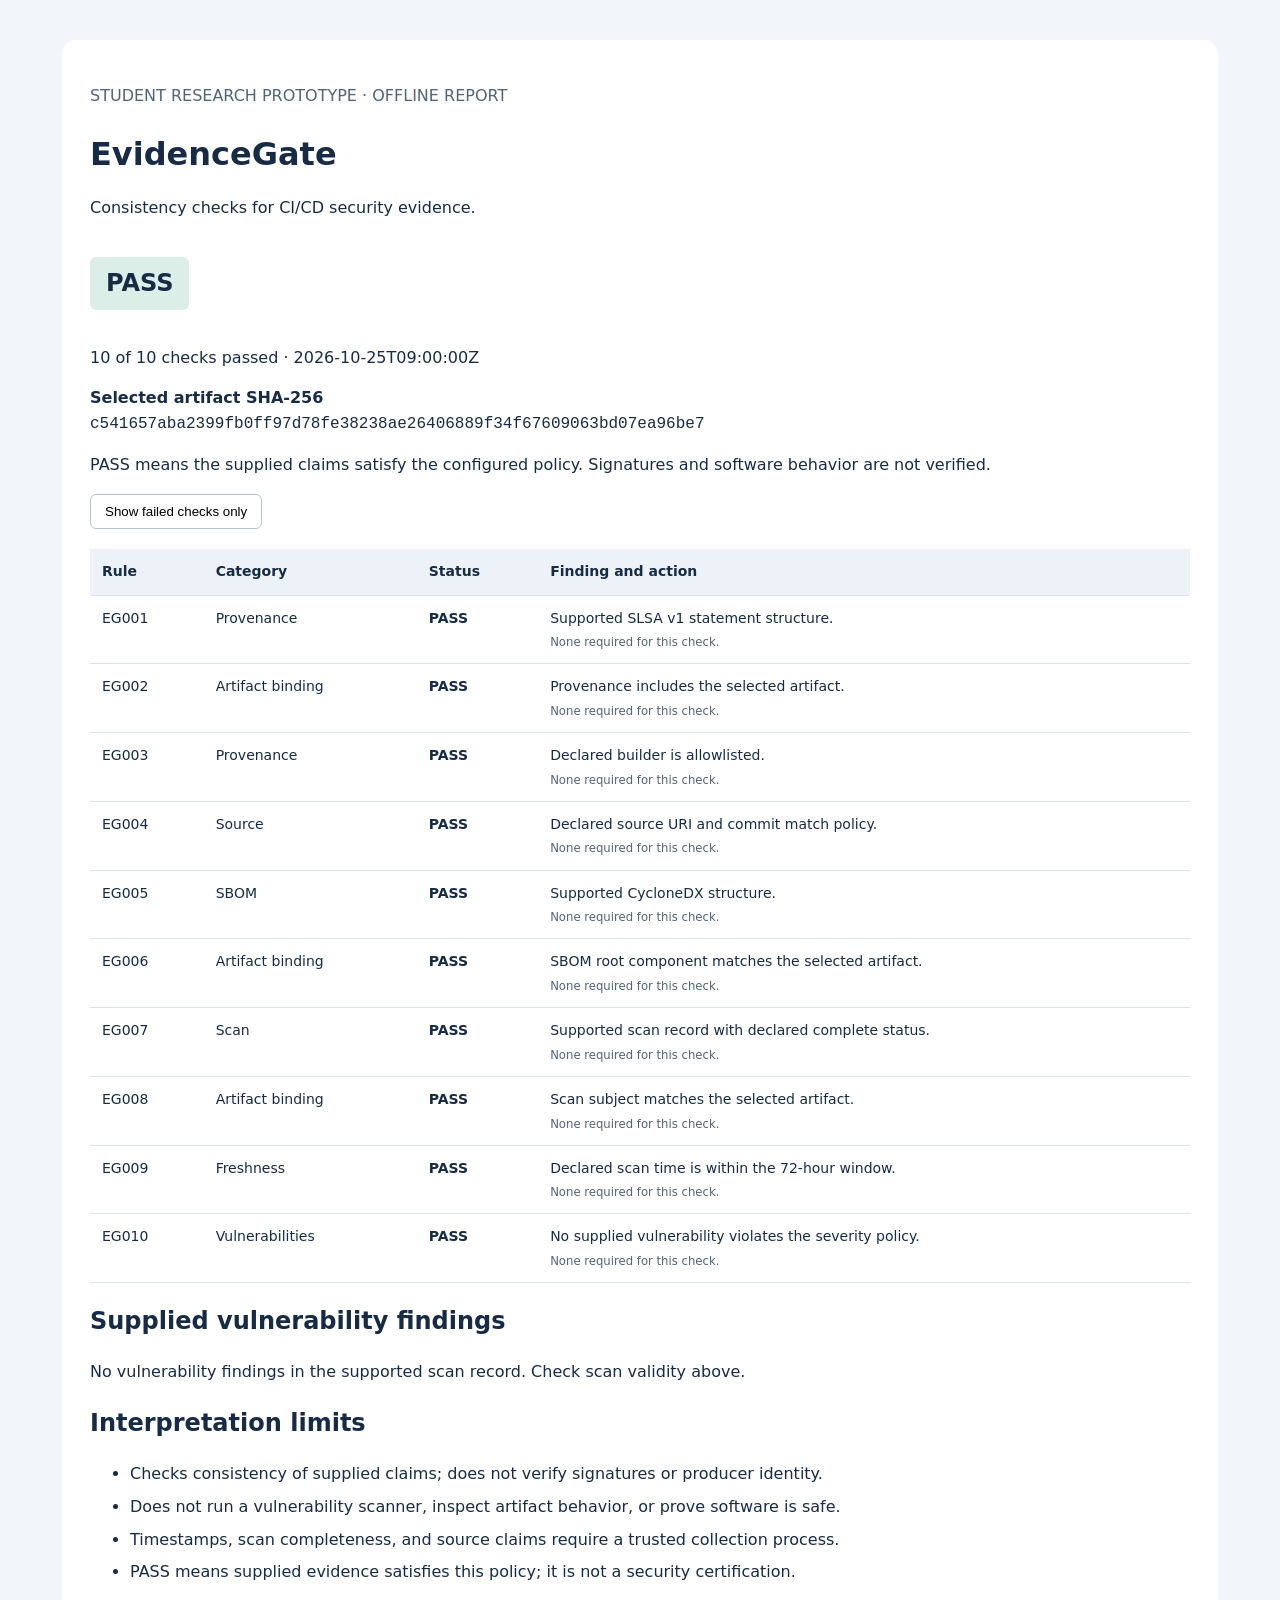
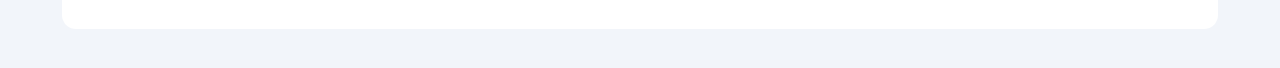
<file: evidencegate/examples/generated-demo/clean/index.html>
<!doctype html>
<html lang="en"><meta charset="utf-8"><meta name="viewport" content="width=device-width">
<meta http-equiv="Content-Security-Policy" content="default-src 'none'; style-src 'unsafe-inline'; script-src 'unsafe-inline'">
<title>EvidenceGate report</title><style>
body{font:16px/1.55 system-ui,sans-serif;background:#f2f5fa;color:#172c44;margin:0}
main{max-width:1100px;margin:40px auto;padding:28px;background:white;border-radius:14px}
h1{margin-bottom:4px}.sub,small{color:#526477}.badge{display:inline-block;padding:8px 16px;border-radius:6px;background:#dceee8}
.block{background:#fce2de;color:#a32622}code{word-break:break-all}table{width:100%;border-collapse:collapse;font-size:14px;margin:20px 0}
td,th{text-align:left;padding:12px;border-bottom:1px solid #dce3ec;vertical-align:top}th{background:#edf2f8}
small{display:block;margin-top:4px}tr.fail td:first-child{border-left:3px solid #c54e3e}li{margin:8px 0}
button{padding:9px 14px;border:1px solid #b6c5d6;border-radius:6px;background:white;cursor:pointer}
@media print{button{display:none}main{margin:0;padding:0}tr{break-inside:avoid}}
</style><main><p class="sub">STUDENT RESEARCH PROTOTYPE · OFFLINE REPORT</p>
<h1>EvidenceGate</h1><p>Consistency checks for CI/CD security evidence.</p>
<h2 class="badge ">PASS</h2>
<p>10 of 10 checks passed · 2026-10-25T09:00:00Z</p>
<p><strong>Selected artifact SHA-256</strong><br><code>c541657aba2399fb0ff97d78fe38238ae26406889f34f67609063bd07ea96be7</code></p>
<p>PASS means the supplied claims satisfy the configured policy. Signatures and software behavior are not verified.</p>
<button id="toggle" type="button">Show failed checks only</button>
<table><thead><tr><th>Rule</th><th>Category</th><th>Status</th><th>Finding and action</th></tr></thead><tbody><tr class="pass"><td>EG001</td><td>Provenance</td><td><b>PASS</b></td><td>Supported SLSA v1 statement structure.<small>None required for this check.</small></td></tr><tr class="pass"><td>EG002</td><td>Artifact binding</td><td><b>PASS</b></td><td>Provenance includes the selected artifact.<small>None required for this check.</small></td></tr><tr class="pass"><td>EG003</td><td>Provenance</td><td><b>PASS</b></td><td>Declared builder is allowlisted.<small>None required for this check.</small></td></tr><tr class="pass"><td>EG004</td><td>Source</td><td><b>PASS</b></td><td>Declared source URI and commit match policy.<small>None required for this check.</small></td></tr><tr class="pass"><td>EG005</td><td>SBOM</td><td><b>PASS</b></td><td>Supported CycloneDX structure.<small>None required for this check.</small></td></tr><tr class="pass"><td>EG006</td><td>Artifact binding</td><td><b>PASS</b></td><td>SBOM root component matches the selected artifact.<small>None required for this check.</small></td></tr><tr class="pass"><td>EG007</td><td>Scan</td><td><b>PASS</b></td><td>Supported scan record with declared complete status.<small>None required for this check.</small></td></tr><tr class="pass"><td>EG008</td><td>Artifact binding</td><td><b>PASS</b></td><td>Scan subject matches the selected artifact.<small>None required for this check.</small></td></tr><tr class="pass"><td>EG009</td><td>Freshness</td><td><b>PASS</b></td><td>Declared scan time is within the 72-hour window.<small>None required for this check.</small></td></tr><tr class="pass"><td>EG010</td><td>Vulnerabilities</td><td><b>PASS</b></td><td>No supplied vulnerability violates the severity policy.<small>None required for this check.</small></td></tr></tbody></table>
<h2>Supplied vulnerability findings</h2>
<p>No vulnerability findings in the supported scan record. Check scan validity above.</p>
<h2>Interpretation limits</h2><ul><li>Checks consistency of supplied claims; does not verify signatures or producer identity.</li><li>Does not run a vulnerability scanner, inspect artifact behavior, or prove software is safe.</li><li>Timestamps, scan completeness, and source claims require a trusted collection process.</li><li>PASS means supplied evidence satisfies this policy; it is not a security certification.</li></ul>
<script>let failedOnly=false;document.getElementById('toggle').addEventListener('click',function(){
failedOnly=!failedOnly;document.querySelectorAll('tr.pass').forEach(r=>r.hidden=failedOnly);
this.textContent=failedOnly?'Show all checks':'Show failed checks only';});</script></main></html>
</file>
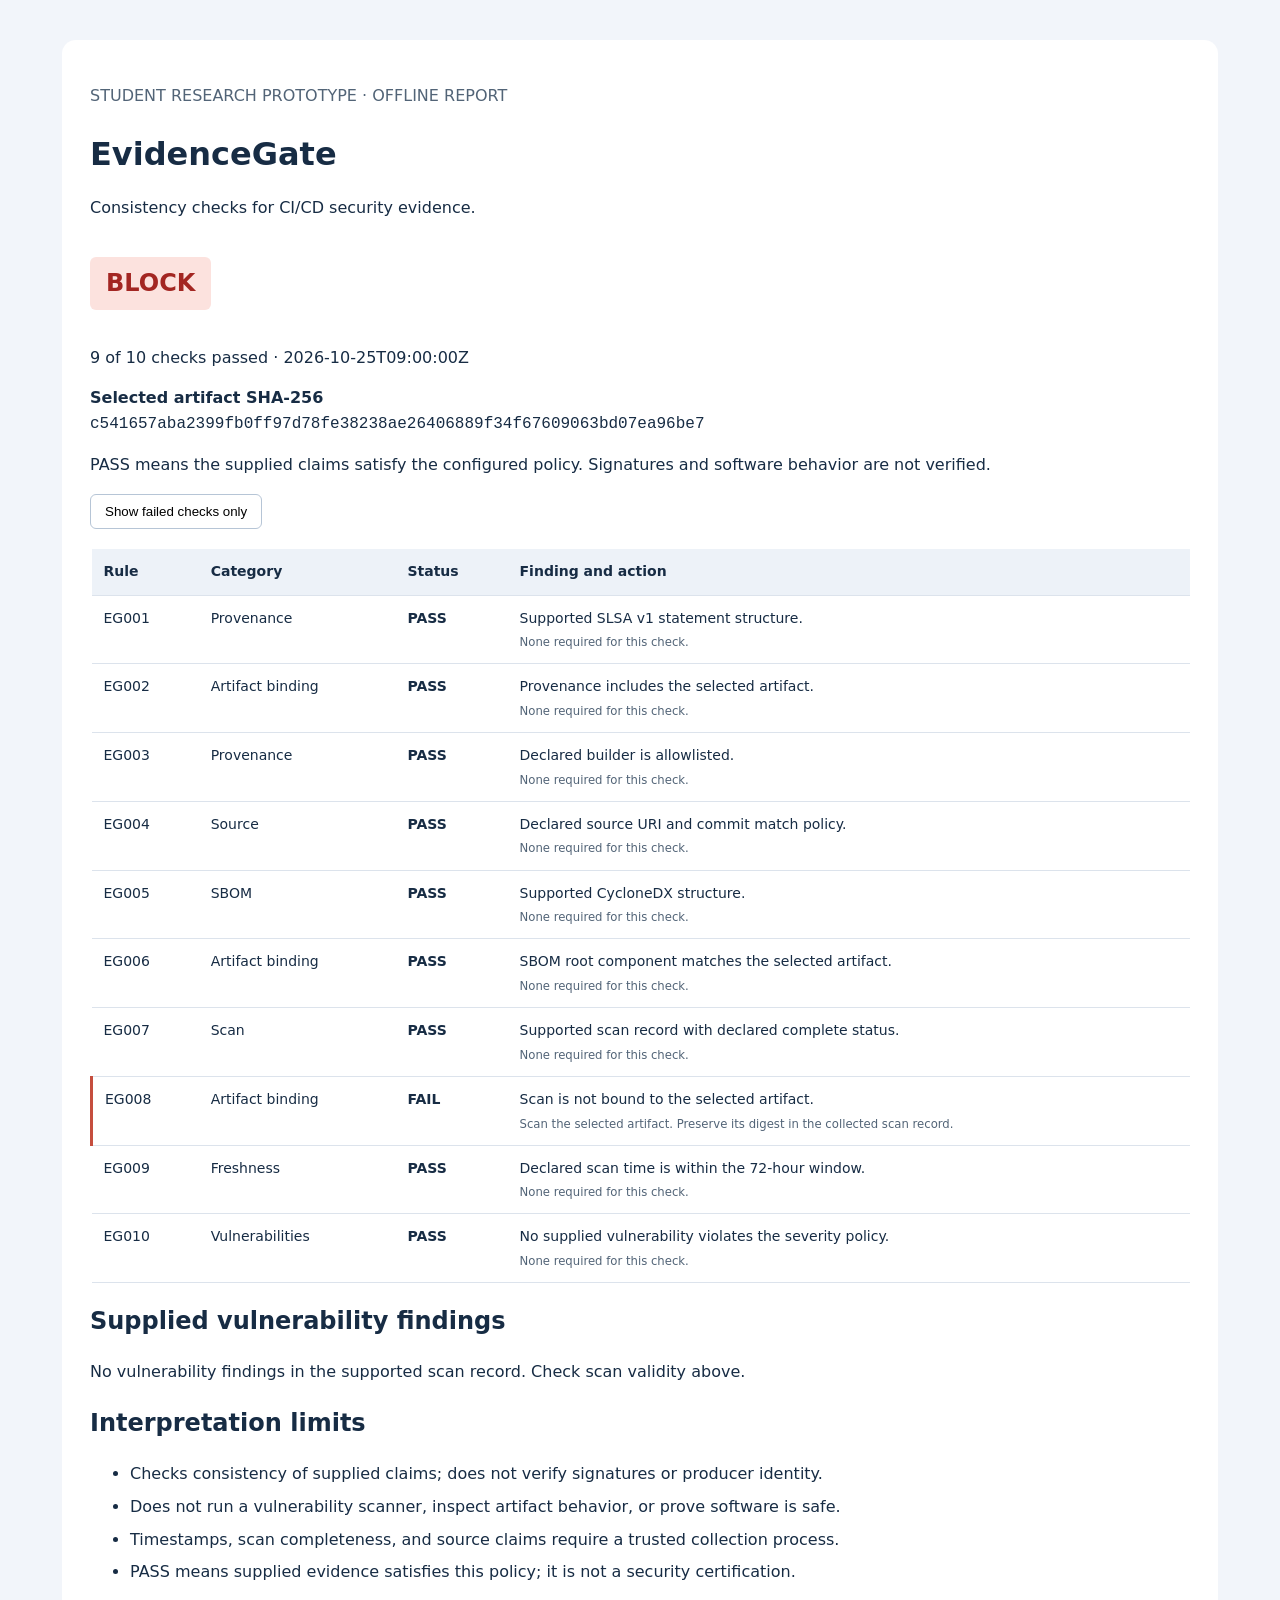
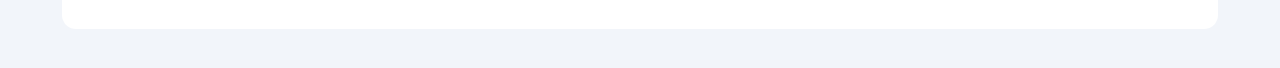
<file: evidencegate/examples/generated-demo/mismatch/index.html>
<!doctype html>
<html lang="en"><meta charset="utf-8"><meta name="viewport" content="width=device-width">
<meta http-equiv="Content-Security-Policy" content="default-src 'none'; style-src 'unsafe-inline'; script-src 'unsafe-inline'">
<title>EvidenceGate report</title><style>
body{font:16px/1.55 system-ui,sans-serif;background:#f2f5fa;color:#172c44;margin:0}
main{max-width:1100px;margin:40px auto;padding:28px;background:white;border-radius:14px}
h1{margin-bottom:4px}.sub,small{color:#526477}.badge{display:inline-block;padding:8px 16px;border-radius:6px;background:#dceee8}
.block{background:#fce2de;color:#a32622}code{word-break:break-all}table{width:100%;border-collapse:collapse;font-size:14px;margin:20px 0}
td,th{text-align:left;padding:12px;border-bottom:1px solid #dce3ec;vertical-align:top}th{background:#edf2f8}
small{display:block;margin-top:4px}tr.fail td:first-child{border-left:3px solid #c54e3e}li{margin:8px 0}
button{padding:9px 14px;border:1px solid #b6c5d6;border-radius:6px;background:white;cursor:pointer}
@media print{button{display:none}main{margin:0;padding:0}tr{break-inside:avoid}}
</style><main><p class="sub">STUDENT RESEARCH PROTOTYPE · OFFLINE REPORT</p>
<h1>EvidenceGate</h1><p>Consistency checks for CI/CD security evidence.</p>
<h2 class="badge block">BLOCK</h2>
<p>9 of 10 checks passed · 2026-10-25T09:00:00Z</p>
<p><strong>Selected artifact SHA-256</strong><br><code>c541657aba2399fb0ff97d78fe38238ae26406889f34f67609063bd07ea96be7</code></p>
<p>PASS means the supplied claims satisfy the configured policy. Signatures and software behavior are not verified.</p>
<button id="toggle" type="button">Show failed checks only</button>
<table><thead><tr><th>Rule</th><th>Category</th><th>Status</th><th>Finding and action</th></tr></thead><tbody><tr class="pass"><td>EG001</td><td>Provenance</td><td><b>PASS</b></td><td>Supported SLSA v1 statement structure.<small>None required for this check.</small></td></tr><tr class="pass"><td>EG002</td><td>Artifact binding</td><td><b>PASS</b></td><td>Provenance includes the selected artifact.<small>None required for this check.</small></td></tr><tr class="pass"><td>EG003</td><td>Provenance</td><td><b>PASS</b></td><td>Declared builder is allowlisted.<small>None required for this check.</small></td></tr><tr class="pass"><td>EG004</td><td>Source</td><td><b>PASS</b></td><td>Declared source URI and commit match policy.<small>None required for this check.</small></td></tr><tr class="pass"><td>EG005</td><td>SBOM</td><td><b>PASS</b></td><td>Supported CycloneDX structure.<small>None required for this check.</small></td></tr><tr class="pass"><td>EG006</td><td>Artifact binding</td><td><b>PASS</b></td><td>SBOM root component matches the selected artifact.<small>None required for this check.</small></td></tr><tr class="pass"><td>EG007</td><td>Scan</td><td><b>PASS</b></td><td>Supported scan record with declared complete status.<small>None required for this check.</small></td></tr><tr class="fail"><td>EG008</td><td>Artifact binding</td><td><b>FAIL</b></td><td>Scan is not bound to the selected artifact.<small>Scan the selected artifact. Preserve its digest in the collected scan record.</small></td></tr><tr class="pass"><td>EG009</td><td>Freshness</td><td><b>PASS</b></td><td>Declared scan time is within the 72-hour window.<small>None required for this check.</small></td></tr><tr class="pass"><td>EG010</td><td>Vulnerabilities</td><td><b>PASS</b></td><td>No supplied vulnerability violates the severity policy.<small>None required for this check.</small></td></tr></tbody></table>
<h2>Supplied vulnerability findings</h2>
<p>No vulnerability findings in the supported scan record. Check scan validity above.</p>
<h2>Interpretation limits</h2><ul><li>Checks consistency of supplied claims; does not verify signatures or producer identity.</li><li>Does not run a vulnerability scanner, inspect artifact behavior, or prove software is safe.</li><li>Timestamps, scan completeness, and source claims require a trusted collection process.</li><li>PASS means supplied evidence satisfies this policy; it is not a security certification.</li></ul>
<script>let failedOnly=false;document.getElementById('toggle').addEventListener('click',function(){
failedOnly=!failedOnly;document.querySelectorAll('tr.pass').forEach(r=>r.hidden=failedOnly);
this.textContent=failedOnly?'Show all checks':'Show failed checks only';});</script></main></html>
</file>
